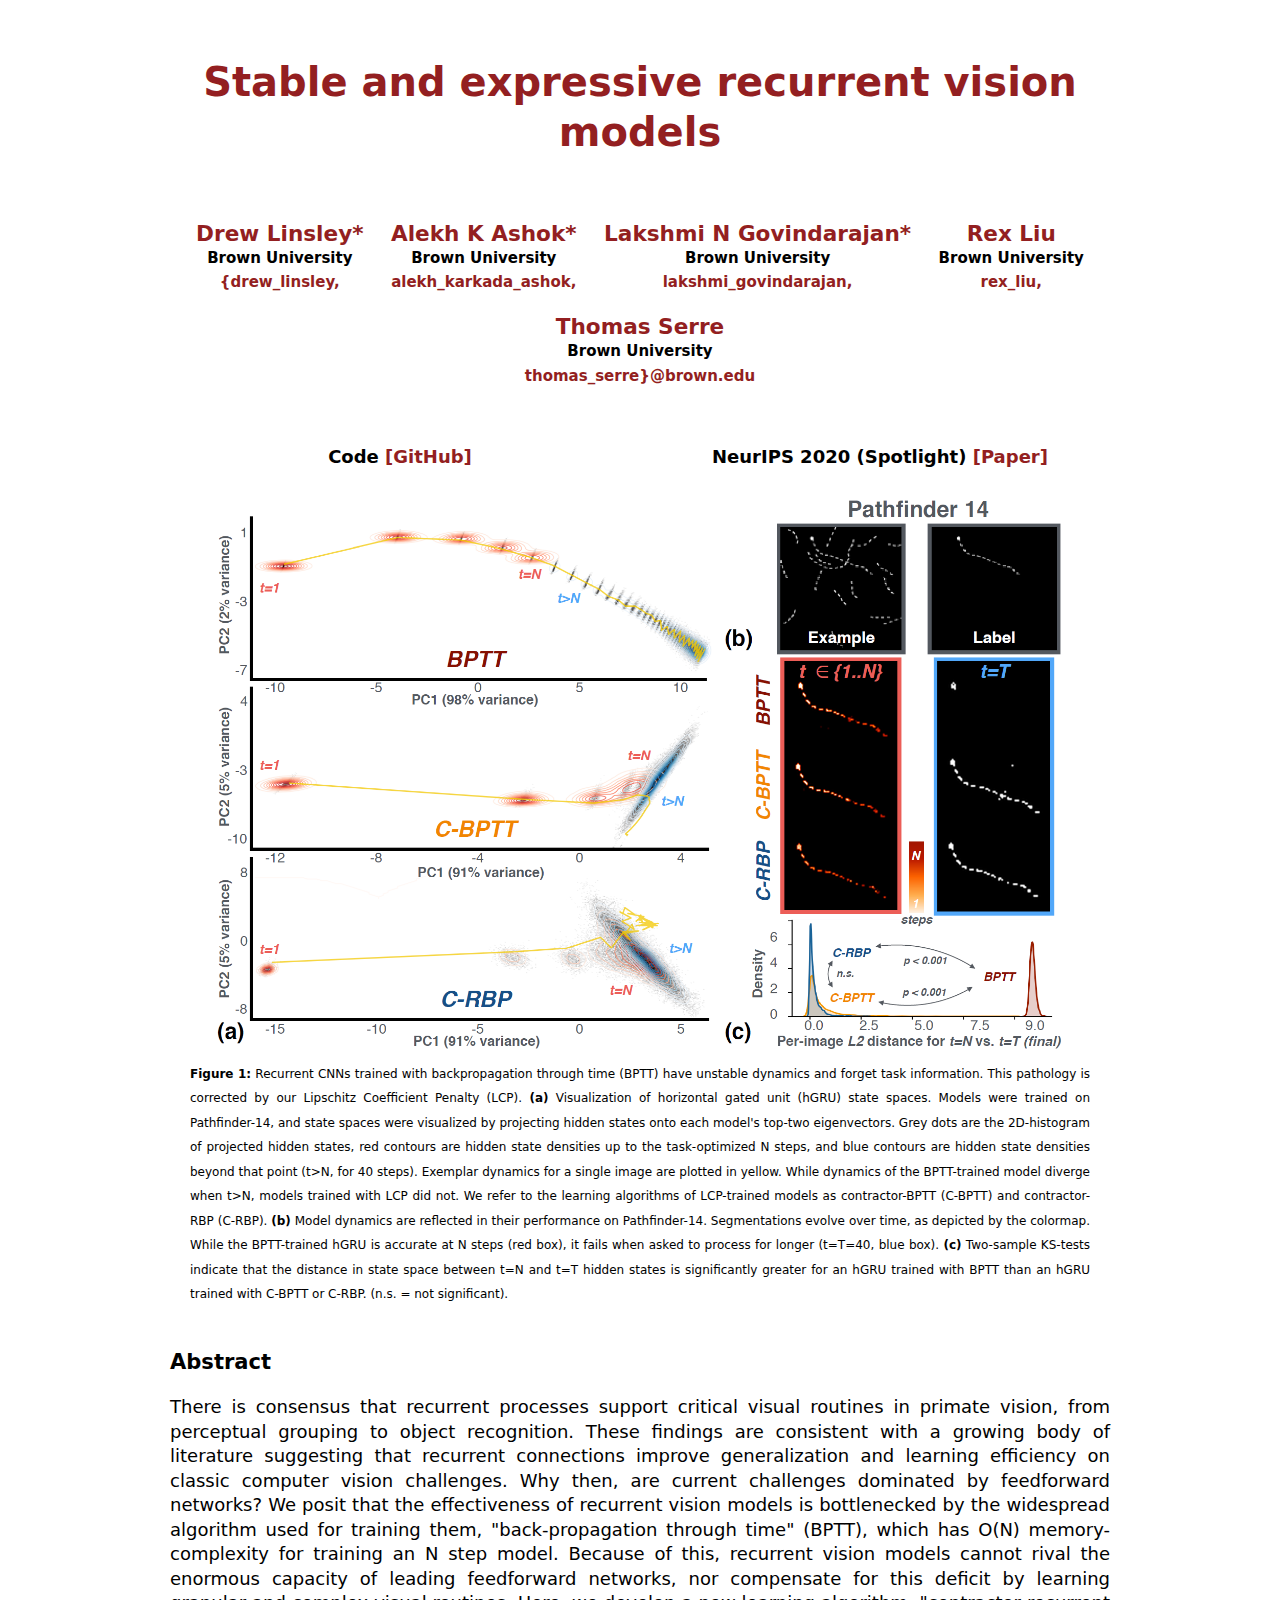
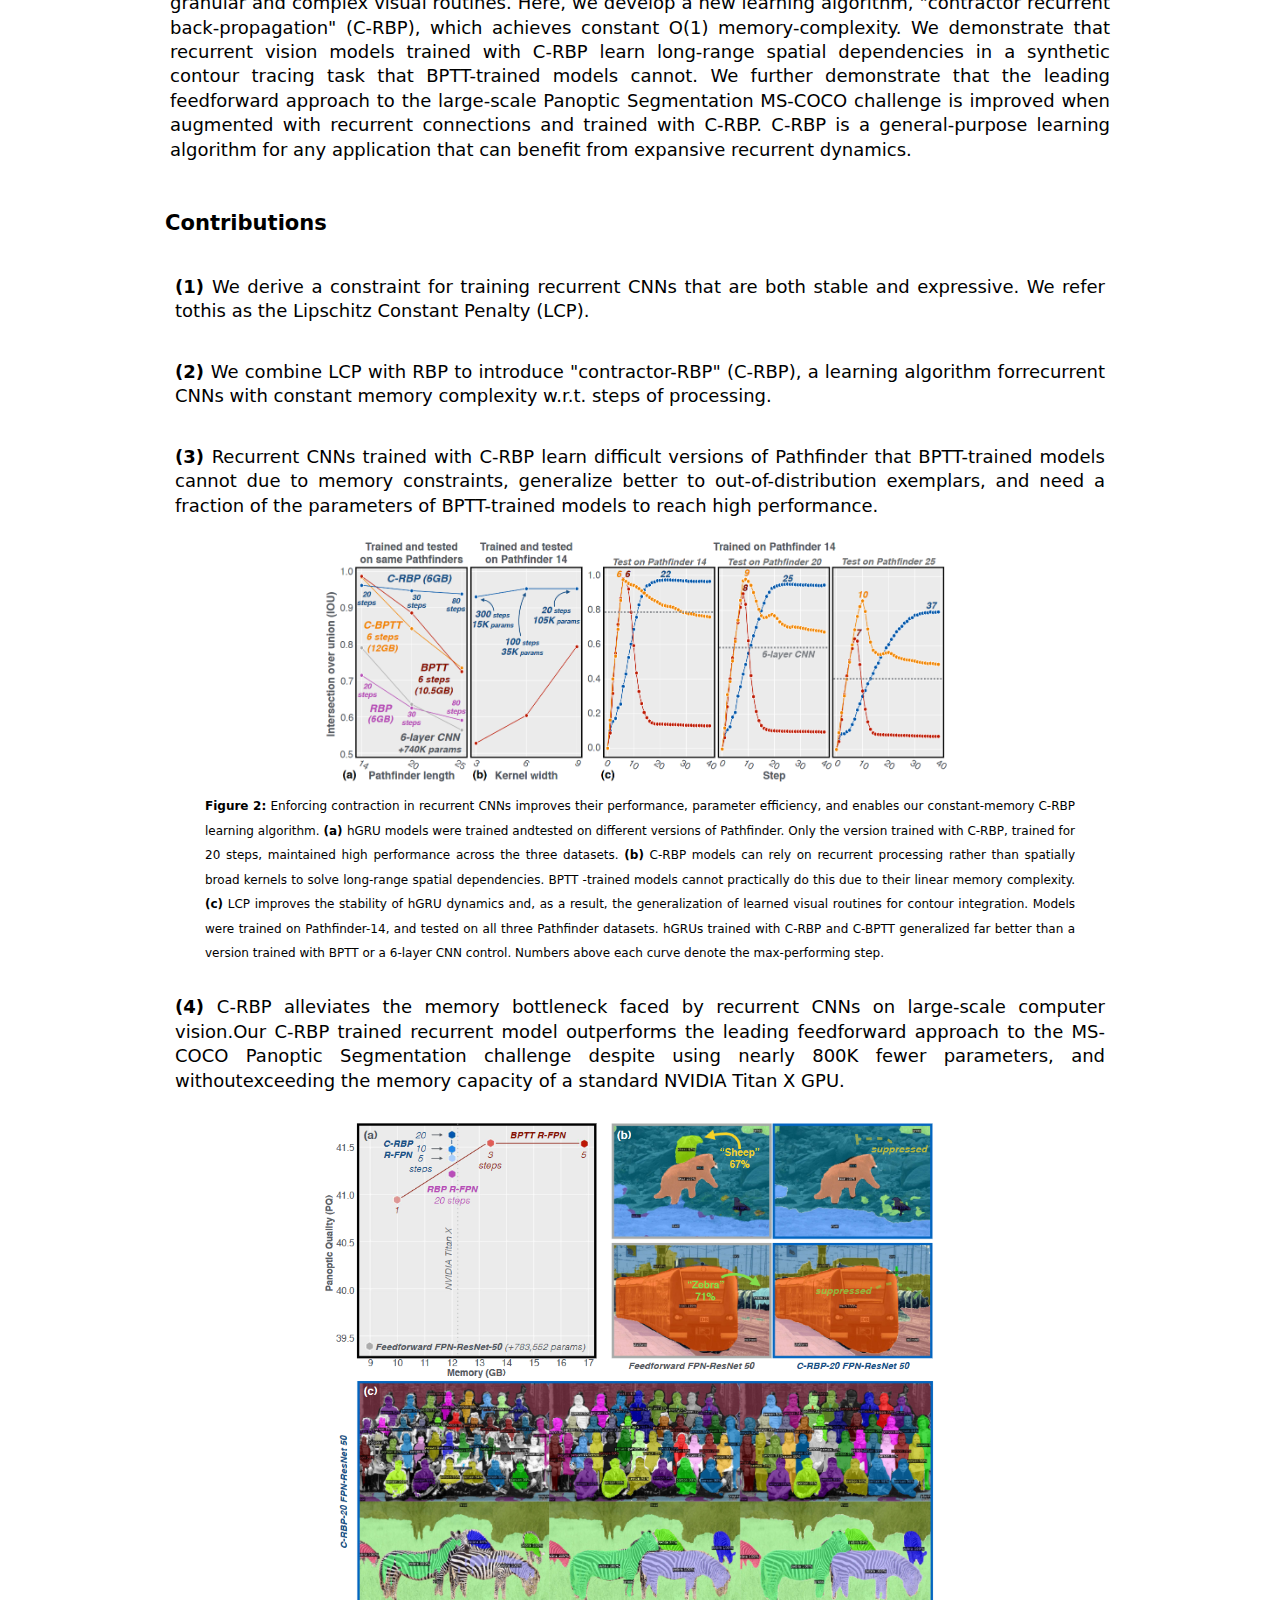
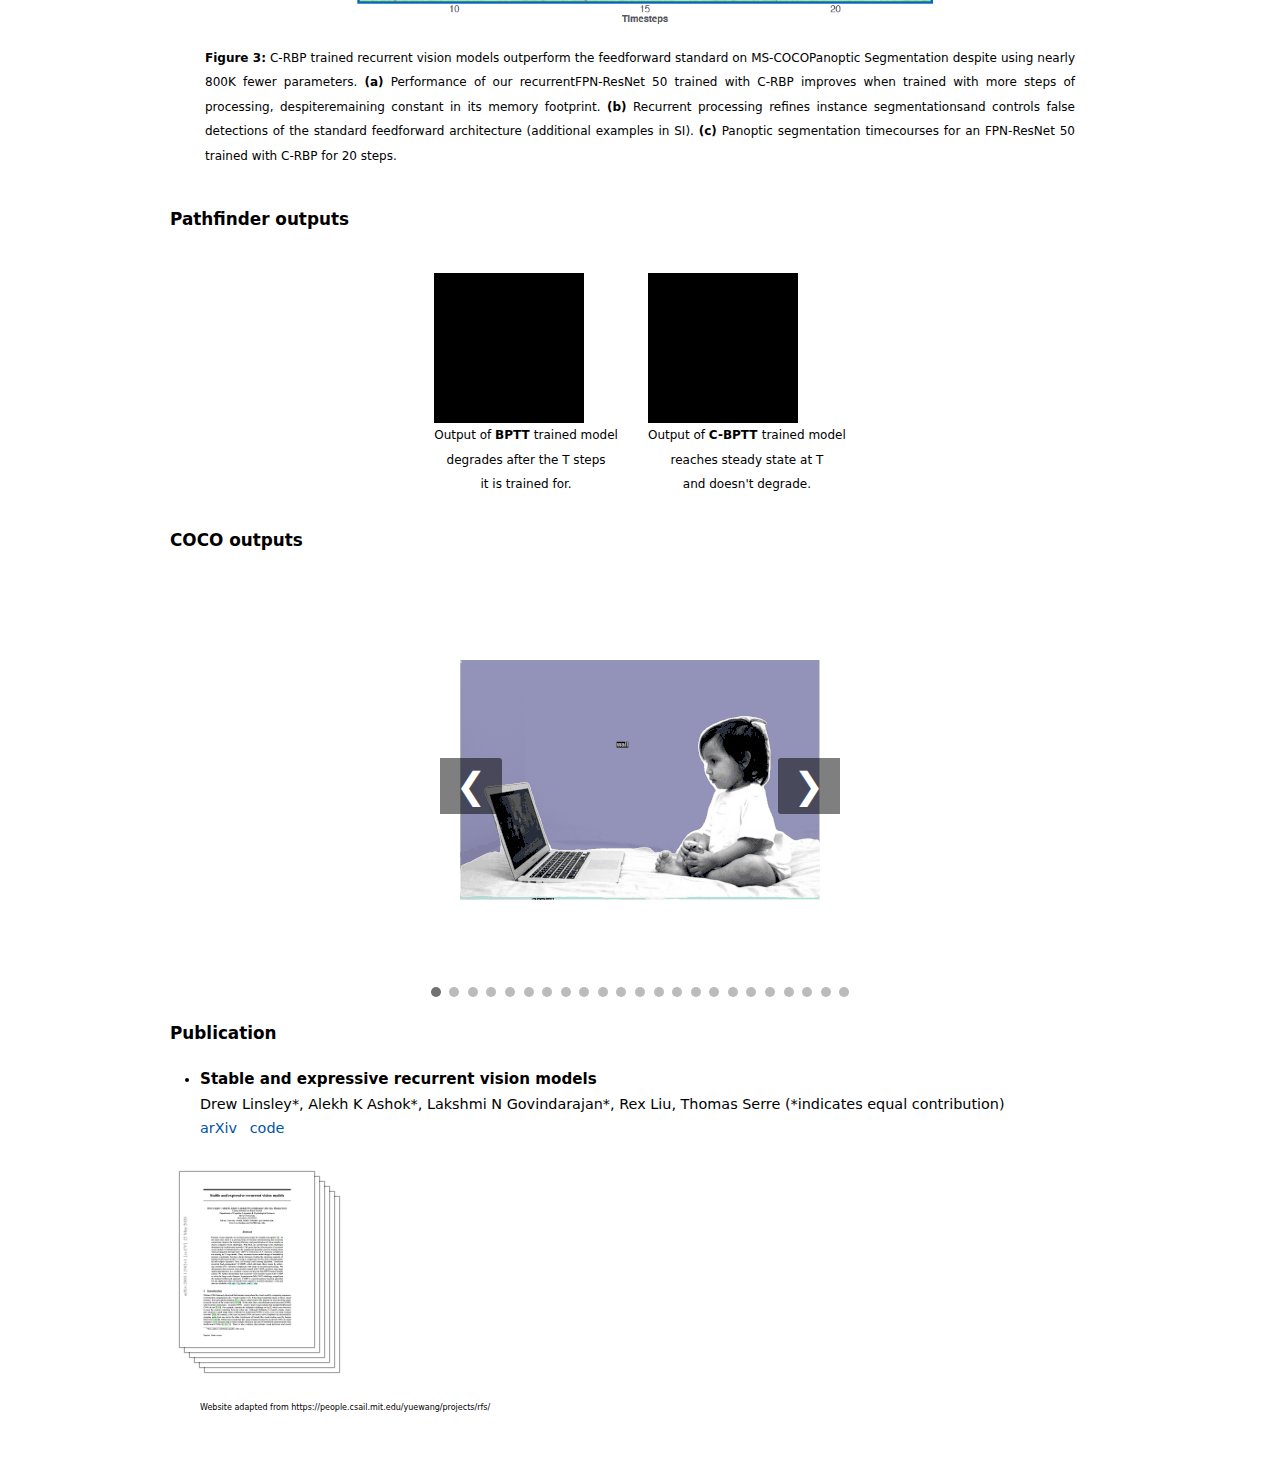
<file: index.html>
<!DOCTYPE html PUBLIC "-//W3C//DTD XHTML 1.0 Transitional//EN" "http://www.w3.org/TR/xhtml1/DTD/xhtml1-transitional.dtd">
<html xmlns="http://www.w3.org/1999/xhtml">

<head>
    <meta http-equiv="Content-Type" content="text/html; charset=windows-1252">
    <meta http-equiv="Content-Type" content="text/html; charset=windows-1252">
    <meta name="viewport" content="width=device-width, initial-scale=1">
    <meta name="description" content="Stable and expressive recurrent vision models">
    <meta name="keywords" content="Brown,Vision,CRBP,steady state,recurrence,RNN,Computer Science">
    <title>C-RBP</title>
    <link rel="stylesheet" href="crbp_files/main.css">
    <style type="text/css">
    .layered-paper-big {
        /* modified from: http://css-tricks.com/snippets/css/layered-paper/ */
        box-shadow:
            0px 0px 1px 1px rgba(0, 0, 0, 0.35),
            /* The top layer shadow */
            5px 5px 0 0px #fff,
            /* The second layer */
            5px 5px 1px 1px rgba(0, 0, 0, 0.35),
            /* The second layer shadow */
            10px 10px 0 0px #fff,
            /* The third layer */
            10px 10px 1px 1px rgba(0, 0, 0, 0.35),
            /* The third layer shadow */
            15px 15px 0 0px #fff,
            /* The fourth layer */
            15px 15px 1px 1px rgba(0, 0, 0, 0.35),
            /* The fourth layer shadow */
            20px 20px 0 0px #fff,
            /* The fifth layer */
            20px 20px 1px 1px rgba(0, 0, 0, 0.35),
            /* The fifth layer shadow */
            25px 25px 0 0px #fff,
            /* The fifth layer */
            25px 25px 1px 1px rgba(0, 0, 0, 0.35);
        /* The fifth layer shadow */
        margin-left: 10px;
        margin-right: 45px;
    }
    </style>
    <style id="style-1-cropbar-clipper">
    /* Copyright 2014 Evernote Corporation. All rights reserved. */
    .en-markup-crop-options {
        top: 18px !important;
        left: 50% !important;
        margin-left: -100px !important;
        width: 200px !important;
        border: 2px rgba(255, 255, 255, .38) solid !important;
        border-radius: 4px !important;
    }

    .auth-name {
        color: #931F21;
    }

    .email {
        color: #931F21;
    }

    .rowimg {
        display: flex;
        justify-content: center;
        align-items: center;

    }

    .columnimg {
        display: inline-block;
        padding: 5px;
        margin: 10px;

    }

    .masonry-ite {
        margin-bottom: 10px;
        width: 20%;

    }

    .masonry-cont {
        margin: 0 auto;
    }

    .en-markup-crop-options div div:first-of-type {
        margin-left: 0px !important;
    }
    </style>
</head>

<body data-gr-c-s-loaded="true">
    <div class="outercontainer">
        <div class="container">
            <div class="content project_title">
                <h1>Stable and expressive recurrent vision models</h1>
            </div>
            <div class="content project_headline">
                <center>
                    <h2>
                        <div style="justify-content: center;">
                            <div align="center" style="display: inline-block; margin: 10px">
                                <div class="auth-name">Drew Linsley*</div>
                                <div style="font-size:15px">Brown University</div>
                                <div style="font-size:15px;">
                                    <a style="color:#931F21" href="mailto:drew_linsley@brown.edu">{drew_linsley,</a>
                                </div>
                            </div>
                            <div align="center" style="display: inline-block; margin: 10px">
                                <div class="auth-name">Alekh K Ashok*</div>
                                <div style="font-size:15px">Brown University</div>
                                <div style="font-size:15px;">
                                    <a style="color:#931F21" href="mailto:alekh_karkada_ashok@brown.edu">alekh_karkada_ashok,</a>
                                </div>
                            </div>
                            <div align="center" style="display: inline-block; margin: 10px">
                                <div class="auth-name">Lakshmi N Govindarajan*</div>
                                <div style="font-size:15px">Brown University</div>
                                <div style="font-size:15px;">
                                    <a style="color:#931F21" href="mailto:lakshmi_govindarajan@brown.edu">lakshmi_govindarajan,</a>
                                </div>
                            </div>
                            <div align="center" style="display: inline-block; margin: 10px">
                                <div class="auth-name">Rex Liu</div>
                                <div style="font-size:15px">Brown University</div>
                                <div style="font-size:15px;">
                                    <a style="color:#931F21" href="mailto:rex_liu@brown.edu">rex_liu,</a>
                                </div>
                            </div>
                            <div align="center" style="display: inline-block; margin: 10px">
                                <div class="auth-name">Thomas Serre</div>
                                <div style="font-size:15px">Brown University</div>
                                <div style="font-size:15px;">
                                    <a style="color:#931F21" href="mailto:thomas_serre@brown.edu">thomas_serre}@brown.edu</a>
                                </div>
                            </div>
                    </h2>
                </center>
            </div>
            <div class="content project_headline">
                <center>
                    <h2>
                        <table width="100%" align="center">
                            <tbody>
                                <tr>
                                    <!--                                     <td width="150px" align="center">
                                        <center>
                                            <span style="font-size:18px"></span>
                                        </center>
                                    </td> -->
                                    <td width="200px" align="center">
                                        <center>
                                            <span style="font-size:18px">Code <a style="color:#931F21" href="https://github.com/c-rbp"> [GitHub]</a></span>
                                        </center>
                                    </td>
                                    <td width="200px" align="center">
                                        <center>
                                            <span style="font-size:18px">NeurIPS 2020 (Spotlight)<a style="color:#931F21" href="https://arxiv.org/abs/2005.11362"> [Paper]</a></span>
                                        </center>
                                    </td>
                                    <!--                                     <td width="150px" align="center">
                                        <center>
                                            <span style="font-size:18px"></span>
                                        </center>
                                    </td> -->
                                </tr>
                            </tbody>
                        </table>
                    </h2>
                </center>
            </div>
            <div class="content project_headline">
                <div class="img" style="text-align:center">
                    <img class="img_responsive" src="crbp_files/state_space.PNG" alt="Teaser" style="margin:auto;max-width:90%">
                </div>
                <div class="text">
                    <p style="font-size:12px;padding-left:20px;padding-right:20px"><b>Figure 1:</b> Recurrent CNNs trained with backpropagation through time (BPTT) have unstable dynamics and forget task information. This pathology is corrected by our Lipschitz Coefficient Penalty (LCP). <b>(a)</b> Visualization of horizontal gated unit (hGRU) state spaces. Models were trained on Pathfinder-14, and state spaces were visualized by projecting hidden states onto each model's top-two eigenvectors. Grey dots are the 2D-histogram of projected hidden states, red contours are hidden state densities up to the task-optimized N steps, and blue contours are hidden state densities beyond that point (t>N, for 40 steps). Exemplar dynamics for a single image are plotted in yellow. While dynamics of the BPTT-trained model diverge when t>N, models trained with LCP did not. We refer to the learning algorithms of LCP-trained models as contractor-BPTT (C-BPTT) and contractor-RBP (C-RBP). <b>(b)</b> Model dynamics are reflected in their performance on Pathfinder-14. Segmentations evolve over time, as depicted by the colormap. While the BPTT-trained hGRU is accurate at N steps (red box), it fails when asked to process for longer (t=T=40, blue box). <b>(c)</b> Two-sample KS-tests indicate that the distance in state space between t=N and t=T hidden states is significantly greater for an hGRU trained with BPTT than an hGRU trained with C-BPTT or C-RBP. (n.s. = not significant).</p>
                </div>
            </div>
            <div class="content">
                <div class="text" style="font-size:18px;padding-left:10px;padding-right:10px">
                    <h3>Abstract</h3>
                    <p>There is consensus that recurrent processes support critical visual routines in primate vision, from perceptual grouping to object recognition. These findings are consistent with a growing body of literature suggesting that recurrent connections improve generalization and learning efficiency on classic computer vision challenges. Why then, are current challenges dominated by feedforward networks? We posit that the effectiveness of recurrent vision models is bottlenecked by the widespread algorithm used for training them, "back-propagation through time" (BPTT), which has O(N) memory-complexity for training an N step model. Because of this, recurrent vision models cannot rival the enormous capacity of leading feedforward networks, nor compensate for this deficit by learning granular and complex visual routines. Here, we develop a new learning algorithm, "contractor recurrent back-propagation" (C-RBP), which achieves constant O(1) memory-complexity. We demonstrate that recurrent vision models trained with C-RBP learn long-range spatial dependencies in a synthetic contour tracing task that BPTT-trained models cannot. We further demonstrate that the leading feedforward approach to the large-scale Panoptic Segmentation MS-COCO challenge is improved when augmented with recurrent connections and trained with C-RBP. C-RBP is a general-purpose learning algorithm for any application that can benefit from expansive recurrent dynamics.
                    </p>
                </div>
            </div>
            <div class="content">
                <div class="text" style="font-size:18px;padding-left:5px;padding-right:5px">
                    <h3>Contributions</h3>
                    <div class="text">
                        <p><b> (1) </b> We derive a constraint for training recurrent CNNs that are both stable and expressive. We refer tothis as the Lipschitz Constant Penalty (LCP).</p>
                    </div>
                    <div class="text">
                        <p><b> (2) </b> We combine LCP with RBP to introduce "contractor-RBP" (C-RBP), a learning algorithm forrecurrent CNNs with constant memory complexity w.r.t. steps of processing. </p>
                    </div>
                    <div>
                        <div class="text">
                            <p><b> (3) </b> Recurrent CNNs trained with C-RBP learn difficult versions of Pathfinder that BPTT-trained models cannot due to memory constraints, generalize better to out-of-distribution exemplars, and need a fraction of the parameters of BPTT-trained models to reach high performance.</p>
                            <div class="img" style="text-align:center">
                                <img class="img_responsive" src="crbp_files/PF_results.PNG" alt="Teaser" style="margin:auto;max-width:70%">
                            </div>
                            <div class="text">
                                <p style="font-size:12px;padding-left:20px;padding-right:20px"><b>Figure 2:</b> Enforcing contraction in recurrent CNNs improves their performance, parameter efficiency, and enables our constant-memory C-RBP learning algorithm. <b> (a) </b> hGRU models were trained andtested on different versions of Pathfinder. Only the version trained with C-RBP, trained for 20 steps, maintained high performance across the three datasets. <b>(b)</b> C-RBP models can rely on recurrent processing rather than spatially broad kernels to solve long-range spatial dependencies. BPTT -trained models cannot practically do this due to their linear memory complexity. <b>(c)</b> LCP improves the stability of hGRU dynamics and, as a result, the generalization of learned visual routines for contour integration. Models were trained on Pathfinder-14, and tested on all three Pathfinder datasets. hGRUs trained with C-RBP and C-BPTT generalized far better than a version trained with BPTT or a 6-layer CNN control. Numbers above each curve denote the max-performing step.</p>
                            </div>
                        </div>
                    </div>
                    <div>
                        <div class="text">
                            <p><b> (4) </b> C-RBP alleviates the memory bottleneck faced by recurrent CNNs on large-scale computer vision.Our C-RBP trained recurrent model outperforms the leading feedforward approach to the MS-COCO Panoptic Segmentation challenge despite using nearly 800K fewer parameters, and withoutexceeding the memory capacity of a standard NVIDIA Titan X GPU. </p>
                            <div class="img" style="text-align:center">
                                <img class="img_responsive" src="crbp_files/coco_results.PNG" alt="Teaser" style="margin:auto;max-width:70%">
                            </div>
                            <div class="text">
                                <p style="font-size:12px;padding-left:20px;padding-right:20px"><b>Figure 3:</b> C-RBP trained recurrent vision models outperform the feedforward standard on MS-COCOPanoptic Segmentation despite using nearly 800K fewer parameters. <b>(a)</b> Performance of our recurrentFPN-ResNet 50 trained with C-RBP improves when trained with more steps of processing, despiteremaining constant in its memory footprint. <b>(b)</b> Recurrent processing refines instance segmentationsand controls false detections of the standard feedforward architecture (additional examples in SI). <b>(c)</b> Panoptic segmentation timecourses for an FPN-ResNet 50 trained with C-RBP for 20 steps.</p>
                            </div>
                        </div>
                    </div>
                </div>
            </div>
            <div class="content">
                <div class="text">
                    <h3>Pathfinder outputs</h3>
                </div>
            </div>
            <div class="rowimg" style="padding-left:5px;padding-right:5px">
                <figure class="columnimg">
                    <img src="crbp_files/tt_nopen.gif" alt="nopenalty" style="">
                    <figcaption style="font-size:12px;text-align: center;">Output of <b>BPTT </b>trained model<br> degrades after the T
                        steps<br> it is trained for.</figcaption>
                </figure>
                <figure class="columnimg">
                    <img src="crbp_files/tt_pen.gif" alt="penalty" style="">
                    <figcaption style="font-size:12px;text-align: center"> Output of <b>C-BPTT </b>trained model<br> reaches steady state at T<br>
                        and doesn't degrade.</figcaption>
                </figure>
            </div>
            <div class="content">
                <div class="text">
                    <h3>COCO outputs</h3>
                </div>
            </div>
            <!--             <div id="masonry" class="masonry-cont">
                <img class="masonry-ite" src="crbp_files/11051.gif" alt="cocogif">
                <img class="masonry-ite" src="crbp_files/457559.gif" alt="cocogif">
                <img class="masonry-ite" src="crbp_files/51610.gif" alt="cocogif">
                <img class="masonry-ite" src="crbp_files/70739.gif" alt="cocogif">
                <img class="masonry-ite" src="crbp_files/96549.gif" alt="cocogif">
                <img class="masonry-ite" src="crbp_files/125405.gif" alt="cocogif">
                <img class="masonry-ite" src="crbp_files/237118.gif" alt="cocogif">
                <img class="masonry-ite" src="crbp_files/257370.gif" alt="cocogif">
                <img class="masonry-ite" src="crbp_files/304560.gif" alt="cocogif">
                <img class="masonry-ite" src="crbp_files/337055.gif" alt="cocogif">
                <img class="masonry-ite" src="crbp_files/342971.gif" alt="cocogif">
                <img class="masonry-ite" src="crbp_files/350405.gif" alt="cocogif">
                <img class="masonry-ite" src="crbp_files/431848.gif" alt="cocogif">
                <img class="masonry-ite" src="crbp_files/474078.gif" alt="cocogif">
                <img class="masonry-ite" src="crbp_files/535523.gif" alt="cocogif">
                <img class="masonry-ite" src="crbp_files/537053.gif" alt="cocogif">
                <img class="masonry-ite" src="crbp_files/577182.gif" alt="cocogif">
                <img class="masonry-ite" src="crbp_files/252701.gif" alt="cocogif">
                <img class="masonry-ite" src="crbp_files/367818.gif" alt="cocogif">
                <img class="masonry-ite" src="crbp_files/501005.gif" alt="cocogif">
                <img class="masonry-ite" src="crbp_files/269113.gif" alt="cocogif">
                <img class="masonry-ite" src="crbp_files/501005.gif" alt="cocogif">
                <img class="masonry-ite" src="crbp_files/551804.gif" alt="cocogif">
            </div>
            <script src="crbp_files/masonry.pkgd.min.js"></script>
            <script>
            var container = document.querySelector('#masonry');
            var masonry = new Masonry(container, {
                columnWidth: 50,
                itemSelector: '.masonry-ite',
                fitWidth: true
            });
            </script> -->
            <div class="slideshow-container">
                <img class="mySlides fade gifs" src="crbp_files/51610.gif" alt="cocogif">
                <img class="mySlides fade gifs" src="crbp_files/11051.gif" alt="cocogif">
                <img class="mySlides fade gifs" src="crbp_files/457559.gif" alt="cocogif">
                <img class="mySlides fade gifs" src="crbp_files/70739.gif" alt="cocogif">
                <img class="mySlides fade gifs" src="crbp_files/96549.gif" alt="cocogif">
                <img class="mySlides fade gifs" src="crbp_files/125405.gif" alt="cocogif">
                <img class="mySlides fade gifs" src="crbp_files/237118.gif" alt="cocogif">
                <img class="mySlides fade gifs" src="crbp_files/257370.gif" alt="cocogif">
                <img class="mySlides fade gifs" src="crbp_files/304560.gif" alt="cocogif">
                <img class="mySlides fade gifs" src="crbp_files/337055.gif" alt="cocogif">
                <img class="mySlides fade gifs" src="crbp_files/342971.gif" alt="cocogif">
                <img class="mySlides fade gifs" src="crbp_files/350405.gif" alt="cocogif">
                <img class="mySlides fade gifs" src="crbp_files/431848.gif" alt="cocogif">
                <img class="mySlides fade gifs" src="crbp_files/474078.gif" alt="cocogif">
                <img class="mySlides fade gifs" src="crbp_files/535523.gif" alt="cocogif">
                <img class="mySlides fade gifs" src="crbp_files/537053.gif" alt="cocogif">
                <img class="mySlides fade gifs" src="crbp_files/577182.gif" alt="cocogif">
                <img class="mySlides fade gifs" src="crbp_files/252701.gif" alt="cocogif">
                <img class="mySlides fade gifs" src="crbp_files/367818.gif" alt="cocogif">
                <img class="mySlides fade gifs" src="crbp_files/53626.gif" alt="cocogif">
                <img class="mySlides fade gifs" src="crbp_files/269113.gif" alt="cocogif">
                <img class="mySlides fade gifs" src="crbp_files/501005.gif" alt="cocogif">
                <img class="mySlides fade gifs" src="crbp_files/551804.gif" alt="cocogif">
                <a class="prev" onclick="plusSlides(-1)">&#10094;</a>
                <a class="next" onclick="plusSlides(1)">&#10095;</a>
            </div>
            <div style="text-align:center">
                <span class="dot" onclick="currentSlide(1)"></span>
                <span class="dot" onclick="currentSlide(2)"></span>
                <span class="dot" onclick="currentSlide(3)"></span>
                <span class="dot" onclick="currentSlide(4)"></span>
                <span class="dot" onclick="currentSlide(5)"></span>
                <span class="dot" onclick="currentSlide(6)"></span>
                <span class="dot" onclick="currentSlide(7)"></span>
                <span class="dot" onclick="currentSlide(8)"></span>
                <span class="dot" onclick="currentSlide(9)"></span>
                <span class="dot" onclick="currentSlide(10)"></span>
                <span class="dot" onclick="currentSlide(11)"></span>
                <span class="dot" onclick="currentSlide(12)"></span>
                <span class="dot" onclick="currentSlide(13)"></span>
                <span class="dot" onclick="currentSlide(14)"></span>
                <span class="dot" onclick="currentSlide(15)"></span>
                <span class="dot" onclick="currentSlide(16)"></span>
                <span class="dot" onclick="currentSlide(17)"></span>
                <span class="dot" onclick="currentSlide(18)"></span>
                <span class="dot" onclick="currentSlide(19)"></span>
                <span class="dot" onclick="currentSlide(20)"></span>
                <span class="dot" onclick="currentSlide(21)"></span>
                <span class="dot" onclick="currentSlide(22)"></span>
                <span class="dot" onclick="currentSlide(23)"></span>
            </div>
            <script>
            var slideIndex = 1;
            showSlides(slideIndex);

            function plusSlides(n) {
                showSlides(slideIndex += n);
            }

            function currentSlide(n) {
                showSlides(slideIndex = n);
            }

            function showSlides(n) {
                var i;
                var slides = document.getElementsByClassName("mySlides");
                var dots = document.getElementsByClassName("dot");
                if (n > slides.length) { slideIndex = 1 }
                if (n < 1) { slideIndex = slides.length }
                for (i = 0; i < slides.length; i++) {
                    slides[i].style.display = "none";
                }
                for (i = 0; i < dots.length; i++) {
                    dots[i].className = dots[i].className.replace(" active", "");
                }
                slides[slideIndex - 1].style.display = "block";
                dots[slideIndex - 1].className += " active";
            }
            </script>
            <div class="content">
                <div class="text">
                    <h3>Publication</h3>
                    <ul>
                        <li>
                            <div class="title"><a>Stable and expressive recurrent vision models</a></div>
                            <div>
                                <a>Drew Linsley*</a>,
                                <a>Alekh K Ashok*</a>,
                                <a>Lakshmi N Govindarajan*</a>,
                                <a>Rex Liu</a>,
                                <a>Thomas Serre</a>
                                (*indicates equal contribution)
                            </div>
                            <div>
                                <span class="tag"><a href="https://arxiv.org/abs/2005.11362">arXiv</a></span>
                                <span class="tag"><a href="https://github.com/c-rbp">code</a></span>
                            </div>
                        </li>
                    </ul>
                </div>
                <div class="text" style="text-align:left">
                    <table px="" width="200" align="center">
                        <tbody>
                            <tr>
                                <td><a href="https://arxiv.org/abs/2005.11362"><img class="layered-paper-big" style="height:175px" src="crbp_files/paper_thumb.png"></a></td>
                            </tr>
                        </tbody>
                    </table>
                </div>
            </div>
            <div class="content">
                <div class="text" style="margin: 30px;font-size:8px;">
                    <p>Website adapted from https://people.csail.mit.edu/yuewang/projects/rfs/
                    </p>
                </div>
            </div>
        </div>
    </div>
    <div id="download_plus_animation"></div>
</body>

</html>
</file>
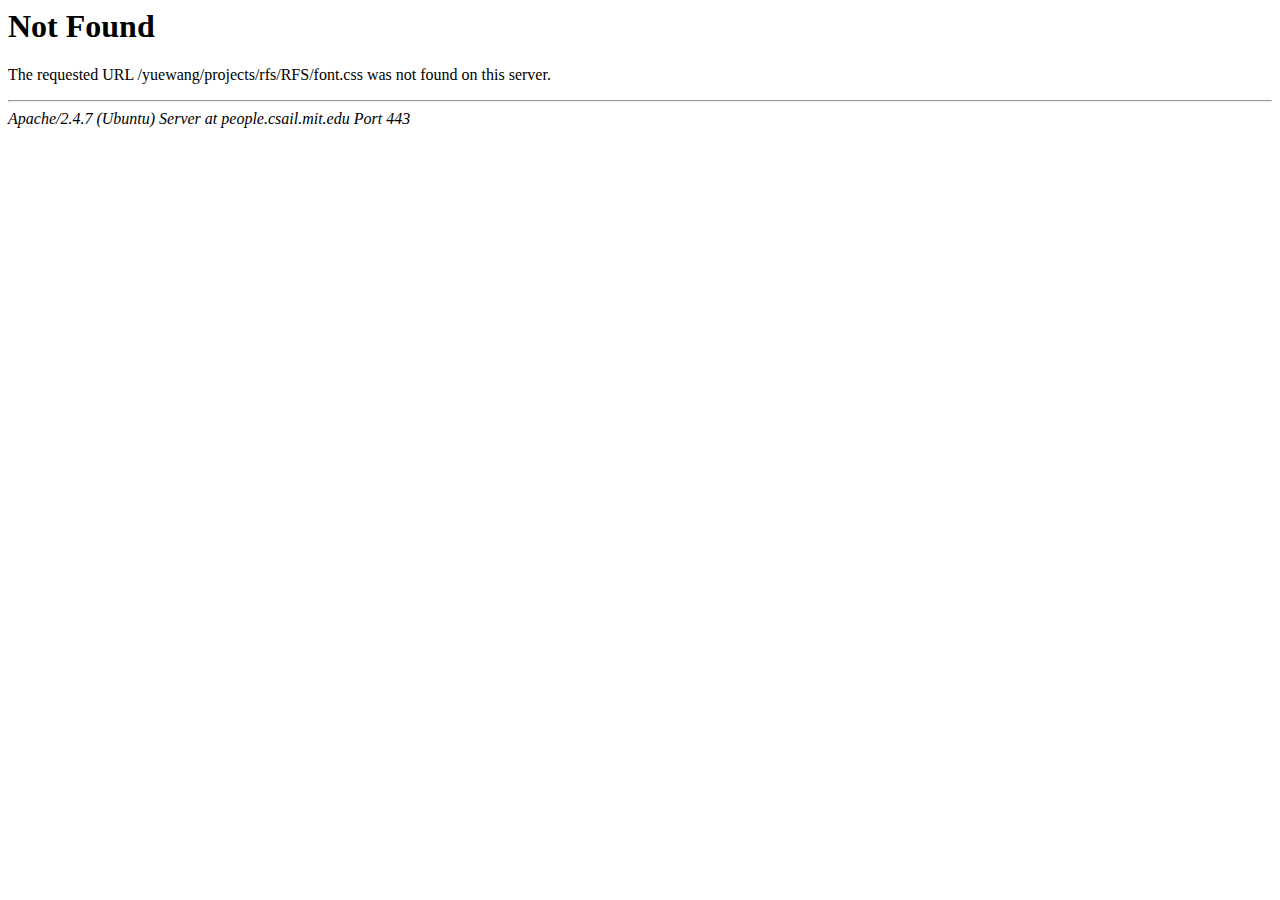
<file: crbp_files/font.html>
<!DOCTYPE HTML PUBLIC "-//IETF//DTD HTML 2.0//EN">
<html><head>
<title>404 Not Found</title>
</head><body>
<h1>Not Found</h1>
<p>The requested URL /yuewang/projects/rfs/RFS/font.css was not found on this server.</p>
<hr>
<address>Apache/2.4.7 (Ubuntu) Server at people.csail.mit.edu Port 443</address>
</body></html>
</file>
<file: crbp_files/main.css>
header {
    width: 100%;
    height: 50px;
    margin-top: 0px;
    text-align: center;
    background-color: #003366;
    position: fixed;
    z-index: 2
}

body {
    margin: auto;
    padding: 0;
    color: #000;
    -webkit-transition: all;
    -moz-transition: all;
    -ms-transition: all;
    -o-transition: all;
    transition: all;
    font-family: "Open Sans",
        Segoe, "Segoe UI",
        "Lucida Sans Unicode", "Lucida Grande",
        "Avenir", "Seravek", "Ubuntu",
        "DejaVu Sans", "Trebuchet MS", Verdana, Arial, sans-serif;
    font-size: 14.4px;
    line-height: 170%;
    text-align: justify;
    font-weight: 400
}

table {
    border-collapse: collapse;
    vertical-align: middle
}

td {
    padding: 1px 0px 1px 0px
}

a img {
    border: none
}

h1,
h2,
h3,
h4,
h5,
h6,
div.title,
div.ftheader,
span.venue {
    font-weight: 600
}

h4,
div.title,
div.ftsubheader {
    font-size: 105%
}

ul,
ol,
dl {
    margin: 0;
    padding: 5px 10px 30px 30px;
    width: calc(100% - 30px)
}

img.img_responsive {
    max-width: 100%;
    height: auto;
    display: block
}

div.container a:link,
div.container a:visited {
    color: #0055AA;
    text-decoration: none
}

div.authors a:link,
div.authors a:visited {
    color: #000000
}

div.content a:hover,
div.content a:hover div.text,
div.ftsubheader a:hover {
    text-decoration: underline
}

div.title a:hover {
    text-decoration: none
}

span.jw {
    text-decoration: underline
}

div.header,
div.container,
div.content,
div.img,
div.text {
    display: inline-block;
    zoom: 1;
    display*: inline;
    text-align: justify;
    margin-left: auto;
    margin-right: auto;
    vertical-align: middle;
    max-width: 960px
}

div.topic,
div.outercontainer,
div.project_headline,
div.project_title {
    text-align: center
}

div.header,
div.container {
    min-width: 330px
}

div.img,
div.text {
    padding-left: 10px;
    padding-right: 10px
}

div.project_title {
    line-height: 250%;
    color: #931F21;
    font-size: 20px;
    margin-top: 30px;
}

div.outercontainer,
div.content {
    padding-top: 0px;
    padding-bottom: 0px
}

div.container,
div.content {
    width: 100%
}

div.body {
    margin-top: 50px
}

div.content {
    margin-bottom: 10px
}

div.heading {
    text-align: left;
    position: relative;
    z-index: 1
}

div.heading div.img {
    padding: 30px 30px 30px 10px;
    max-width: 30%
}

div.heading div.img img {
    width: 200px
}

div.heading span.tag {
    padding-right: 15px
}

div.heading ul {
    padding-bottom: 0px
}

div.publication {
    padding-top: 0px;
    padding-bottom: 20px
}

div.publication div.img {
    max-width: 300px;
    padding-right: 0px
}

div.publication div.text {
    max-width: 650px;
    text-align: left
}

span.venue {
    color: #882222
}

span.venue,
span.tag {
    padding-right: 8px
}

span.venue a:link,
span.venue a:visited {
    color: #882222
}

div.anchor {
    border-top: 50px solid transparent;
    margin-top: -50px
}

@media only screen and (max-width: 599px) {
    div.ftsubheader {
        padding-left: 10px;
        padding-right: 10px
    }

    div.heading div.img {
        padding-right: 10px
    }

    div.publication div.img {
        display: none
    }

    div.publication div.text {
        text-align: left
    }

    div.content,
    div.publication {
        padding-top: 0px;
        padding-bottom: 10px
    }

    body {
        font-size: 80%
    }
}

@media only screen and (min-width: 600px) {
    div.heading div.img {
        padding-right: calc(8% - 30px)
    }

    div.heading div.info {
        padding-right: calc(30% - 200px)
    }

    div.publication div.img {
        max-width: 23%
    }

    div.publication div.text {
        max-width: 70%;
        text-align: left
    }
}

.auth-name {
    color: #931F21;
}

.email {
    color: #931F21;
}

.rowimg {
    display: flex;
    justify-content: center;
    align-items: center;

}

.columnimg {
    display: inline-block;
    padding: 5px;
    margin: 10px;

}

.masonry-ite {
    margin-bottom: 10px;
    width: 20%;

}

.masonry-cont {
    margin: 0 auto;
}




.mySlides {
    display: none
}

.gifs {
    vertical-align: middle;
    display: block;
    margin: auto;
}

/* Slideshow container */
.slideshow-container {
    width: 400px;
    height: 400px;
    position: relative;
    margin: auto;
    display: flex;
    justify-content: center;


}

/* Next & previous buttons */
.prev,
.next {
    cursor: pointer;
    position: absolute;
    top: 50%;
    width: auto;
    padding: 16px;
    margin-top: -22px;
    color: white;
    font-weight: bold;
    font-size: 36px;
    transition: 0.6s ease;
    border-radius: 0 3px 3px 0;
    user-select: none;
    background-color: rgba(0, 0, 0, 0.5);
}

/* Position the "next button" to the right */
.next {
    right: 0;
    border-radius: 3px 0 0 3px;
}

.prev {
    left: 0;
}

/* On hover, add a black background color with a little bit see-through */
.prev:hover,
.next:hover {
    background-color: rgba(0, 0, 0, 0.8);
}



/* Number text (1/3 etc) */
.numbertext {
    color: #f2f2f2;
    font-size: 12px;
    padding: 8px 12px;
    position: absolute;
    top: 0;
}

/* The dots/bullets/indicators */
.dot {
    cursor: pointer;
    height: 10px;
    width: 10px;
    margin: 0 2px;
    background-color: #bbb;
    border-radius: 50%;
    display: inline-block;
    transition: background-color 0.6s ease;
}

.active,
.dot:hover {
    background-color: #717171;
}

/* Fading animation */
.fade {
    -webkit-animation-name: fade;
    -webkit-animation-duration: 1.5s;
    animation-name: fade;
    animation-duration: 1.5s;
}

@-webkit-keyframes fade {
    from {
        opacity: .4
    }

    to {
        opacity: 1
    }
}

@keyframes fade {
    from {
        opacity: .4
    }

    to {
        opacity: 1
    }
}

/* On smaller screens, decrease text size */
@media only screen and (max-width: 300px) {

    .prev,
    .next,
    .text {
        font-size: 11px
    }
}
</file>
